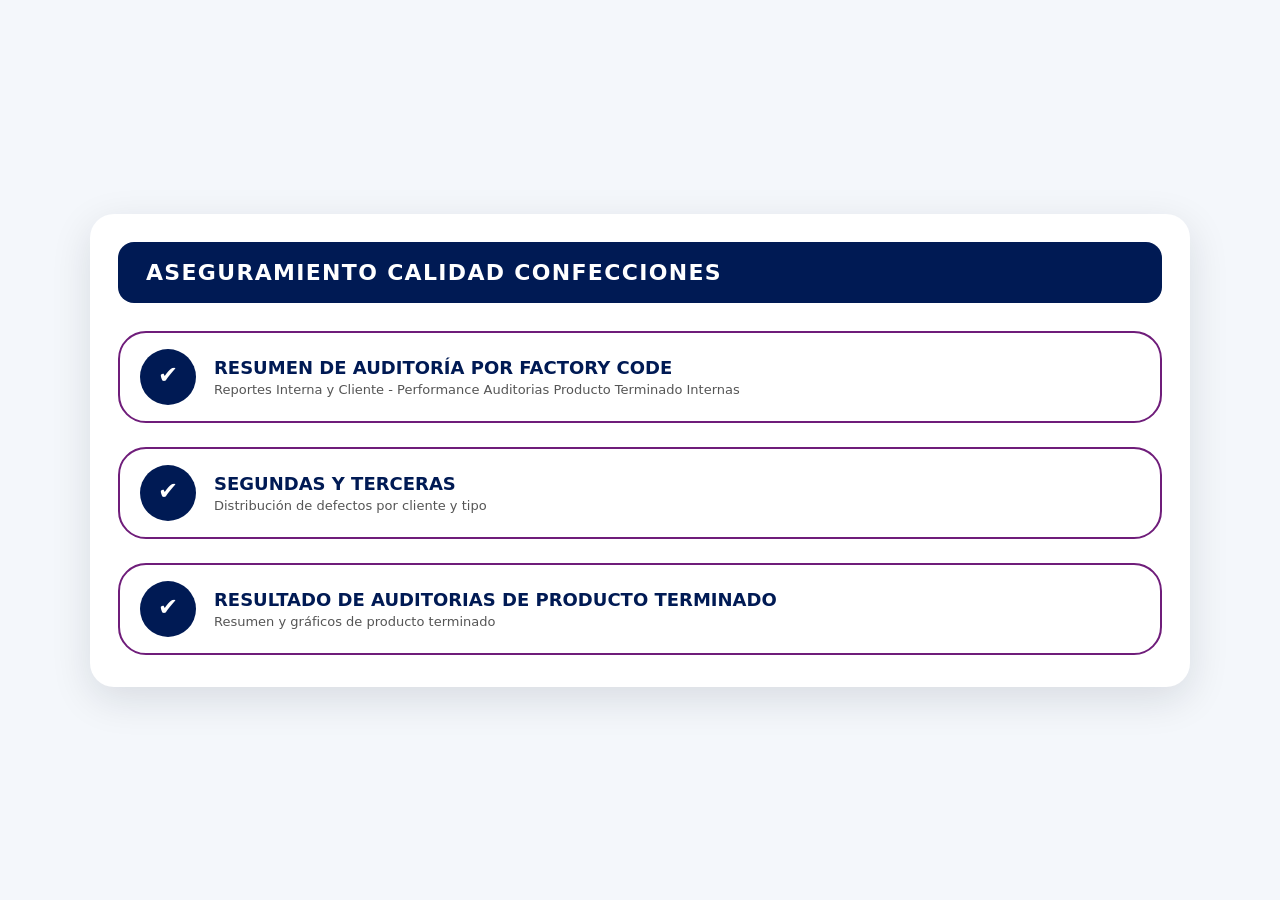
<file: indice.html>
<!DOCTYPE html>
<html lang="es">
<head>
    <meta charset="UTF-8" />
    <title>Aseguramiento Calidad Confecciones</title>
    <meta name="viewport" content="width=device-width, initial-scale=1.0" />
    <style>
        * {
            box-sizing: border-box;
            margin: 0;
            padding: 0;
        }

        body {
            font-family: system-ui, -apple-system, BlinkMacSystemFont,
                "Segoe UI", sans-serif;
            background: #f4f7fb;
            min-height: 100vh;
            display: flex;
            align-items: center;
            justify-content: center;
            padding: 28px 12px;
        }

        .card-wrapper {
            background: #ffffff;
            border-radius: 24px;
            box-shadow: 0 12px 40px rgba(15, 23, 42, 0.12);
            max-width: 1100px;
            width: 100%;
            padding: 28px 28px 32px;
        }

        .card-header {
            background: #001a54;
            border-radius: 16px;
            padding: 18px 28px;
            color: #ffffff;
            font-size: 22px;
            font-weight: 800;
            letter-spacing: 0.06em;
            text-transform: uppercase;
            text-align: left;
            margin-bottom: 28px;
        }

        .menu-list {
            display: flex;
            flex-direction: column;
            gap: 24px;
        }

        /* Cada botón del menú es un enlace completo */
        .menu-item {
            display: flex;
            align-items: center;
            gap: 18px;
            padding: 16px 20px;
            border-radius: 28px;
            border: 2.5px solid #6f1d7a;
            background: #ffffff;
            text-decoration: none;
            transition: transform 0.18s ease, box-shadow 0.18s ease,
                border-color 0.18s ease, background-color 0.18s ease;
        }

        .menu-item:hover {
            transform: translateY(-2px);
            box-shadow: 0 10px 30px rgba(111, 29, 122, 0.25);
            border-color: #9d4edd;
            background: #fbf5ff;
        }

        .icon-circle {
            flex: 0 0 56px;
            height: 56px;
            border-radius: 50%;
            background: #001a54;
            display: flex;
            align-items: center;
            justify-content: center;
            color: #ffffff;
            font-size: 24px;
        }

        .icon-circle span {
            /* simple check symbol */
            transform: translateY(-2px);
        }

        .menu-texts {
            display: flex;
            flex-direction: column;
            gap: 4px;
        }

        .menu-title {
            font-size: 18px;
            font-weight: 800;
            color: #001a54;
            text-transform: uppercase;
        }

        .menu-subtitle {
            font-size: 13px;
            color: #555;
        }

        @media (max-width: 900px) {
            .card-wrapper {
                padding: 24px 20px 28px;
            }

            .card-header {
                font-size: 22px;
                padding: 18px 20px;
                text-align: center;
            }

            .menu-item {
                padding: 18px 20px;
                border-radius: 26px;
            }

            .icon-circle {
                flex-basis: 56px;
                height: 56px;
                font-size: 26px;
            }

            .menu-title {
                font-size: 16px;
            }
        }
    </style>
</head>
<body>
    <div class="card-wrapper">
        <div class="card-header">
            ASEGURAMIENTO CALIDAD CONFECCIONES
        </div>

        <div class="menu-list">
            <!-- BOTÓN 1: RESUMEN DE AUDITORÍA POR FACTORY CODE -->
            <a
                class="menu-item"
                href="RESUMEN DE AUDITORÍA POR FACTORY CODE.html"
            >
                <div class="icon-circle">
                    <span>✔</span>
                </div>
                <div class="menu-texts">
                    <div class="menu-title">
                        RESUMEN DE AUDITORÍA POR FACTORY CODE
                    </div>
                    <div class="menu-subtitle">
                        Reportes Interna y Cliente - Performance Auditorias Producto Terminado Internas
                    </div>
                </div>
            </a>

            <!-- BOTÓN 2: SEGUNDAS Y TERCERAS -->
            <a class="menu-item" href="SEGUNDAS Y TERCERAS.html">
                <div class="icon-circle">
                    <span>✔</span>
                </div>
                <div class="menu-texts">
                    <div class="menu-title">SEGUNDAS Y TERCERAS</div>
                    <div class="menu-subtitle">
                        Distribución de defectos por cliente y tipo
                    </div>
                </div>
            </a>

            <!-- BOTÓN 3: RESULTADO DE AUDITORIAS DE PRODUCTO TERMINADO -->
            <a
                class="menu-item"
                href="RESULTADO DE AUDITORIAS DE PRODUCTO TERMINADO.html"
            >
                <div class="icon-circle">
                    <span>✔</span>
                </div>
                <div class="menu-texts">
                    <div class="menu-title">
                        RESULTADO DE AUDITORIAS DE PRODUCTO TERMINADO
                    </div>
                    <div class="menu-subtitle">
                        Resumen y gráficos de producto terminado
                    </div>
                </div>
            </a>
        </div>
    </div>
</body>
</html>
</file>
